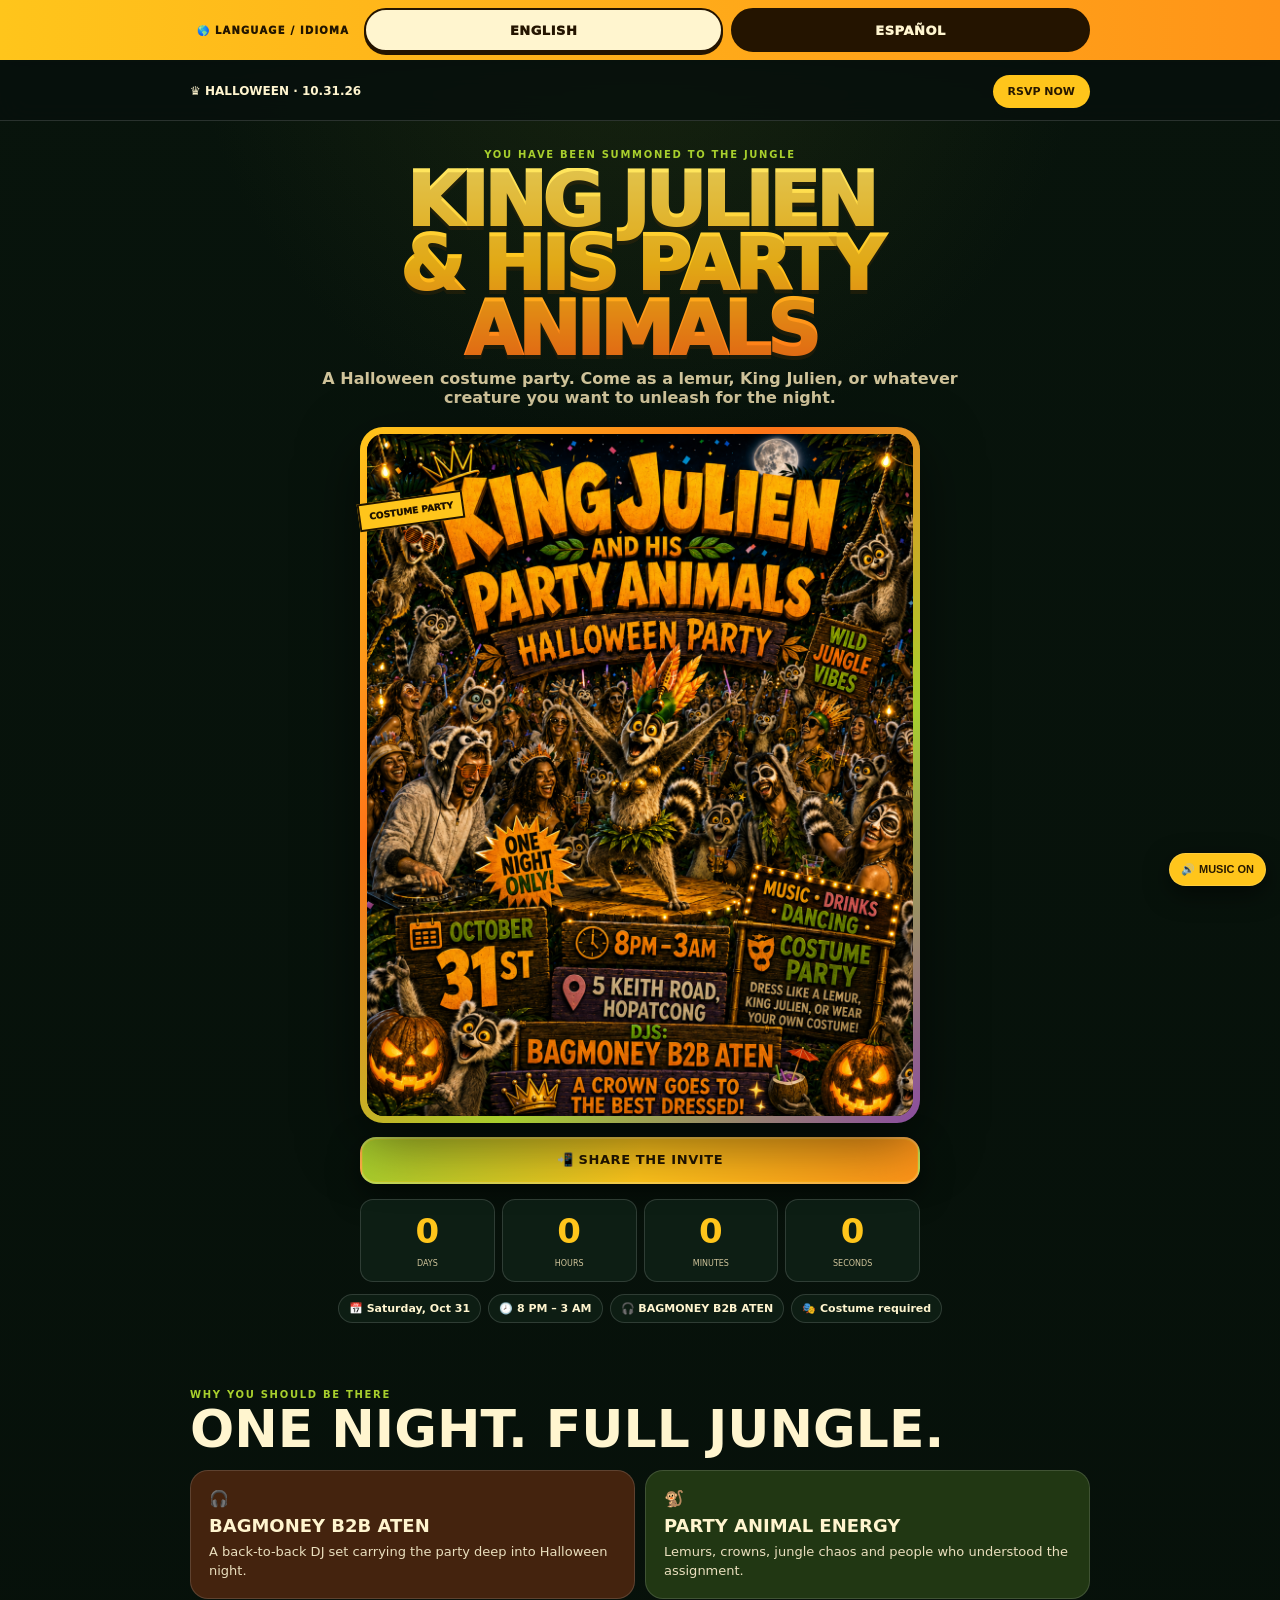
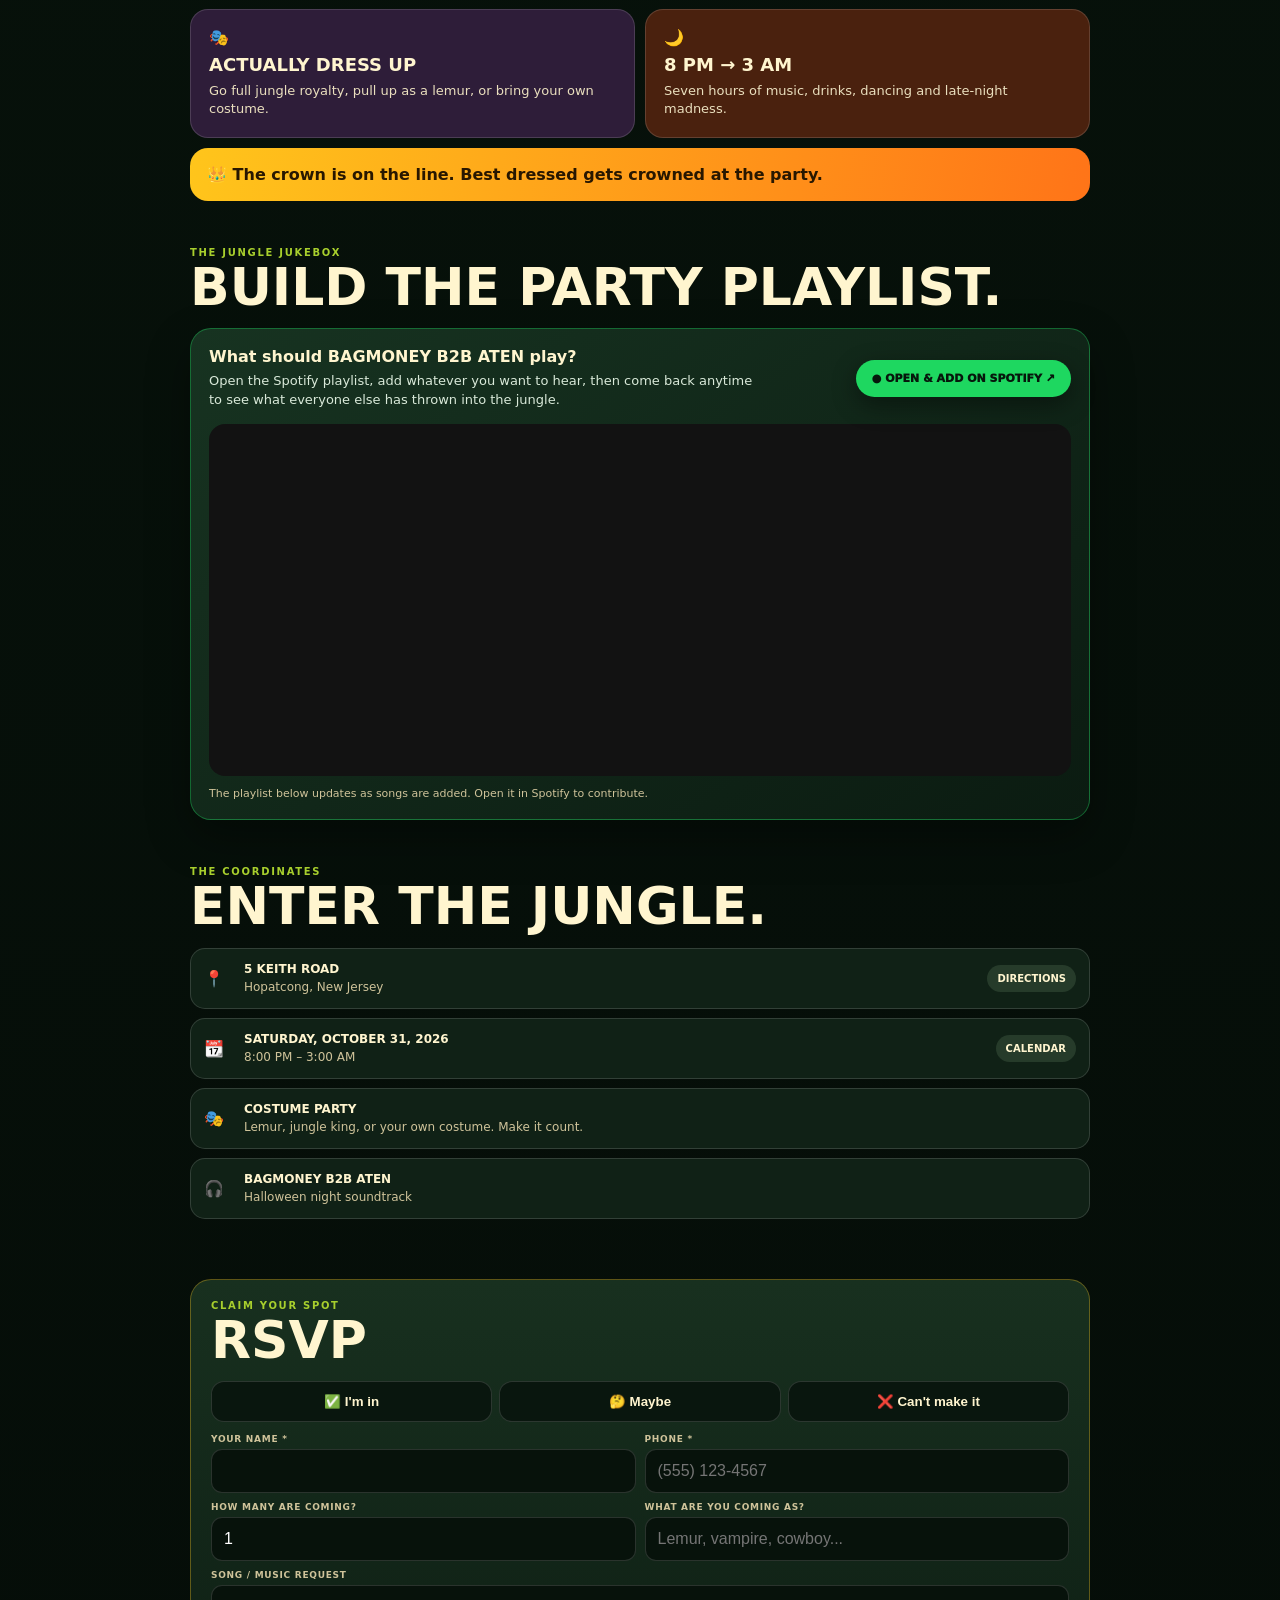
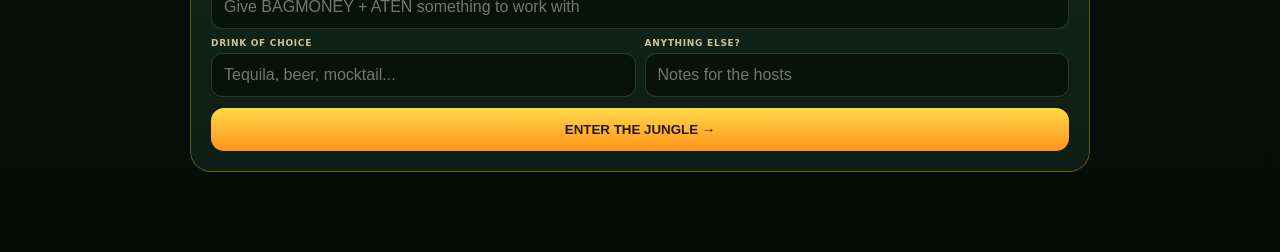
<file: 2026/index.html>
<!doctype html><html lang="en"><head><meta charset="utf-8"><meta name="viewport" content="width=device-width,initial-scale=1,viewport-fit=cover"><meta name="theme-color" content="#08140c"><title>King Julien & His Party Animals — Halloween 2026</title><style>
:root{--bg:#07110c;--panel:#102116;--cream:#fff5cf;--muted:#cfc39a;--gold:#ffc51b;--orange:#ff7418;--lime:#a8cf2d;--line:#ffffff24}*{box-sizing:border-box}html{scroll-behavior:smooth}body{margin:0;background:radial-gradient(circle at 50% 0,#37441655,transparent 28rem),linear-gradient(#08140c,#050d08);color:var(--cream);font-family:Inter,system-ui,-apple-system,Segoe UI,sans-serif}.shell{width:min(900px,calc(100% - 24px));margin:auto}a{color:inherit;text-decoration:none}.top{position:sticky;top:0;z-index:20;background:#07110ddd;backdrop-filter:blur(14px);border-bottom:1px solid var(--line)}.top>div{height:58px;display:flex;align-items:center;justify-content:space-between}.brand,.btn,.submit{text-transform:uppercase;font-weight:900}.brand{font-size:12px}.btn{background:var(--gold);color:#271800;border-radius:999px;padding:10px 15px;font-size:11px}.hero{padding:28px 0 8px;text-align:center}.eyebrow,.kick{font-size:10px;letter-spacing:.17em;text-transform:uppercase;color:var(--lime);font-weight:900}.hero h1{margin:8px auto 8px;max-width:780px;font-size:clamp(39px,8vw,74px);line-height:.87;letter-spacing:-.05em;text-transform:uppercase;font-weight:1000;background:linear-gradient(#ffe65f,#ffc51b,#ff7418);-webkit-background-clip:text;color:transparent;text-shadow:0 4px #6b350033}.sub{max-width:650px;margin:0 auto 20px;color:var(--muted);font-weight:650}.flyerwrap{position:relative;width:min(560px,100%);margin:auto}.frame{padding:7px;background:linear-gradient(135deg,var(--gold),var(--orange),var(--lime),#8b4ca0);border-radius:23px;box-shadow:0 20px 60px #0008}.flyerbtn{display:block;width:100%;border:0;padding:0;background:#000;border-radius:17px;overflow:hidden;cursor:zoom-in}.flyer-img{display:block;width:100%;height:auto;max-width:100%;object-fit:contain;background:#000}.stamp{position:absolute;z-index:2;padding:7px 9px;background:var(--gold);color:#211400;border:2px solid #211400;font-size:9px;font-weight:1000;text-transform:uppercase}.s1{left:-2px;top:10%;transform:rotate(-8deg)}.s2{right:-2px;bottom:12%;transform:rotate(6deg);background:var(--lime)}.count{display:grid;grid-template-columns:repeat(4,1fr);gap:7px;width:min(560px,100%);margin:15px auto 0}.time{padding:11px 4px;background:#102116dd;border:1px solid var(--line);border-radius:13px}.time b{display:block;font-size:clamp(23px,5vw,34px);color:var(--gold)}.time small{font-size:8px;text-transform:uppercase;color:var(--muted)}.pills{display:flex;justify-content:center;gap:7px;flex-wrap:wrap;margin:12px auto}.pill{border:1px solid var(--line);background:#102116cc;padding:7px 10px;border-radius:999px;font-size:11px;font-weight:800}.section{padding:46px 0 0}.section h2{margin:5px 0 16px;font-size:clamp(30px,6vw,52px);line-height:.95;text-transform:uppercase}.cards{display:grid;grid-template-columns:repeat(2,1fr);gap:10px}.card{padding:18px;border:1px solid var(--line);border-radius:18px;background:#15261a}.card:nth-child(1){background:#44230e}.card:nth-child(2){background:#213713}.card:nth-child(3){background:#2e1d39}.card:nth-child(4){background:#4a210e}.card b{display:block;margin:7px 0;text-transform:uppercase;font-size:18px}.card p{margin:0;color:#eadfbe;font-size:13px;line-height:1.42}.crown{margin-top:10px;padding:17px;border-radius:18px;background:linear-gradient(100deg,var(--gold),var(--orange));color:#281700;font-weight:850}.info{display:grid;gap:9px}.row{display:grid;grid-template-columns:30px 1fr auto;gap:10px;align-items:center;padding:13px;border:1px solid var(--line);border-radius:15px;background:var(--panel)}.row b{display:block;text-transform:uppercase;font-size:12px}.row span{font-size:12px;color:var(--muted)}.mini{background:#263b2a;padding:8px 10px;border-radius:999px;font-size:10px;font-weight:900;text-transform:uppercase}.rsvp{margin:14px 0 80px;padding:20px;border:1px solid #ffc51b55;border-radius:21px;background:linear-gradient(#18301f,#0d1d13)}.choices{display:grid;grid-template-columns:repeat(3,1fr);gap:7px;margin:12px 0}.choice{border:1px solid var(--line);border-radius:13px;padding:12px;background:#09160e;color:var(--cream);font-weight:850;cursor:pointer;touch-action:manipulation}.choice[aria-pressed=true]{background:var(--gold);color:#251500}.fields{display:grid;grid-template-columns:1fr 1fr;gap:9px}.field{display:grid;gap:5px}.full{grid-column:1/-1}label{font-size:9px;letter-spacing:.08em;text-transform:uppercase;color:var(--muted);font-weight:900}input{width:100%;border:1px solid var(--line);border-radius:11px;background:#07120b;color:#fff;padding:12px;font-size:16px}.submit{width:100%;margin-top:11px;border:0;border-radius:13px;padding:14px;background:linear-gradient(#ffd94c,#ff9418);color:#271800;cursor:pointer;touch-action:manipulation}.submit:disabled{opacity:.7;cursor:wait}.msg{display:none;margin-top:10px;padding:11px;border-radius:11px;background:#a8cf2d22}.err{background:#ff741822}.modal{display:none;position:fixed;inset:0;z-index:50;background:#000e;padding:15px;place-items:center}.modal.open{display:grid}.modal img{max-width:min(100%,800px);max-height:calc(100vh - 30px);object-fit:contain}.close{position:absolute;right:16px;top:16px;z-index:70;width:46px;height:46px;border:0;border-radius:50%;font-size:24px;font-weight:900;cursor:pointer;pointer-events:auto;touch-action:manipulation}.sticky{display:none;position:fixed;z-index:18;left:12px;right:12px;bottom:12px;padding:13px;border-radius:14px;background:var(--gold);color:#241400;text-align:center;font-weight:1000;text-transform:uppercase}.music-toggle{position:fixed;z-index:19;right:14px;bottom:14px;border:1px solid var(--line);background:#102116e8;color:var(--cream);border-radius:999px;padding:9px 11px;font-size:11px;font-weight:900;cursor:pointer;box-shadow:0 8px 24px #0008}.music-toggle.playing{background:var(--gold);color:#271800}.music-toggle .label{margin-left:4px}.playlist-box{padding:18px;border:1px solid #1ed76066;border-radius:21px;background:linear-gradient(145deg,#173321,#0b1b11);box-shadow:0 18px 45px #0005}.playlist-head{display:flex;gap:14px;align-items:center;justify-content:space-between;flex-wrap:wrap;margin-bottom:14px}.playlist-copy{max-width:560px}.playlist-copy p{margin:6px 0 0;color:#d9e9d9;font-size:13px;line-height:1.45}.spotify-btn{display:inline-flex;align-items:center;justify-content:center;gap:8px;background:#1ed760;color:#06170c;border-radius:999px;padding:12px 16px;font-size:11px;font-weight:1000;text-transform:uppercase;box-shadow:0 8px 24px #0006}.spotify-btn:hover{transform:translateY(-1px)}.playlist-embed{overflow:hidden;border-radius:16px;background:#121212}.playlist-embed iframe{display:block;width:100%;height:352px;border:0}.playlist-note{margin-top:10px;color:var(--muted);font-size:11px;line-height:1.4}@media(max-width:600px){.playlist-head{align-items:stretch}.spotify-btn{width:100%}.playlist-embed iframe{height:420px}}@media(max-width:600px){.music-toggle{bottom:68px;right:12px}}@media(max-width:600px){.fields{grid-template-columns:1fr}.full{grid-column:auto}.cards{grid-template-columns:1fr 1fr}.row{grid-template-columns:28px 1fr}.mini{grid-column:2;justify-self:start}.sticky{display:block}}@media(max-width:420px){.cards,.choices{grid-template-columns:1fr}.hero h1{font-size:13vw}}
</style><link rel="stylesheet" href="./i18n.css?v=1"><link rel="stylesheet" href="./confirm.css?v=1"><link rel="stylesheet" href="./hero-share.css?v=1"></head><body><audio id="bgMusic" src="./Ritmo%20Dengue%20Da%20Bunda%20Batendo%20%5BSped%20Up%5D.mp3?v=1" autoplay loop preload="auto" playsinline></audio><button class="music-toggle" id="musicToggle" type="button" aria-label="Toggle background music">🔊<span class="label">MUSIC</span></button><div class="sticky-stack"><div class="langbar" role="navigation" aria-label="Language selector"><div class="langbar-inner"><div class="lang-title">🌎 LANGUAGE / IDIOMA</div><button class="lang-btn" id="langEn" type="button" aria-pressed="true">ENGLISH</button><button class="lang-btn" id="langEs" type="button" aria-pressed="false">ESPAÑOL</button></div></div><header class="top"><div class="shell"><a class="brand" href="#top">♛ Halloween · 10.31.26</a><a class="btn" href="#rsvp">RSVP now</a></div></header></div><main id="top"><section class="hero shell"><div class="eyebrow">You have been summoned to the jungle</div><h1>King Julien<br>& His Party Animals</h1><p class="sub">A Halloween costume party. Come as a lemur, King Julien, or whatever creature you want to unleash for the night.</p><div class="flyerwrap"><span class="stamp s1">Costume party</span><div class="frame"><button class="flyerbtn" id="openFlyer"><img class="flyer-img" src="./2182a21e-299c-4ed2-b8d8-8b8785e38207.png?v=6" alt="King Julien and His Party Animals Halloween party flyer" loading="eager" decoding="async" fetchpriority="high"></button></div></div><div class="hero-share-wrap"><button class="hero-share-btn" id="heroShare" type="button">📲 SHARE THE INVITE</button></div><div class="count"><div class="time"><b id="days">--</b><small>Days</small></div><div class="time"><b id="hours">--</b><small>Hours</small></div><div class="time"><b id="mins">--</b><small>Minutes</small></div><div class="time"><b id="secs">--</b><small>Seconds</small></div></div><div class="pills"><span class="pill">📅 Saturday, Oct 31</span><span class="pill">🕗 8 PM – 3 AM</span><span class="pill">🎧 BAGMONEY B2B ATEN</span><span class="pill">🎭 Costume required</span></div></section><section class="section shell"><div class="kick">Why you should be there</div><h2>One night. Full jungle.</h2><div class="cards"><div class="card">🎧<b>BAGMONEY B2B ATEN</b><p>A back-to-back DJ set carrying the party deep into Halloween night.</p></div><div class="card">🐒<b>Party animal energy</b><p>Lemurs, crowns, jungle chaos and people who understood the assignment.</p></div><div class="card">🎭<b>Actually dress up</b><p>Go full jungle royalty, pull up as a lemur, or bring your own costume.</p></div><div class="card">🌙<b>8 PM → 3 AM</b><p>Seven hours of music, drinks, dancing and late-night madness.</p></div></div><div class="crown">👑 <strong>The crown is on the line.</strong> Best dressed gets crowned at the party.</div></section><section class="section shell" id="playlist"><div class="kick">The jungle jukebox</div><h2>Build the party playlist.</h2><div class="playlist-box"><div class="playlist-head"><div class="playlist-copy"><strong>What should BAGMONEY B2B ATEN play?</strong><p>Open the Spotify playlist, add whatever you want to hear, then come back anytime to see what everyone else has thrown into the jungle.</p></div><a class="spotify-btn" target="_blank" rel="noopener" href="https://open.spotify.com/playlist/34toxUv09WTfb8yAPMzCrL?si=b4e4798f2b1e4cc1">● Open &amp; add on Spotify ↗</a></div><div class="playlist-embed"><iframe title="King Julien Halloween Spotify playlist" src="https://open.spotify.com/embed/playlist/34toxUv09WTfb8yAPMzCrL?utm_source=generator&amp;theme=0" allow="autoplay; clipboard-write; encrypted-media; fullscreen; picture-in-picture" loading="lazy"></iframe></div><div class="playlist-note">The playlist below updates as songs are added. Open it in Spotify to contribute.</div></div></section><section class="section shell"><div class="kick">The coordinates</div><h2>Enter the jungle.</h2><div class="info"><div class="row"><div>📍</div><div><b>5 Keith Road</b><span>Hopatcong, New Jersey</span></div><a class="mini" target="_blank" href="https://www.google.com/maps?q=5+Keith+Road,+Hopatcong,+NJ">Directions</a></div><div class="row"><div>📆</div><div><b>Saturday, October 31, 2026</b><span>8:00 PM – 3:00 AM</span></div><a class="mini" id="gcal" target="_blank">Calendar</a></div><div class="row"><div>🎭</div><div><b>Costume party</b><span>Lemur, jungle king, or your own costume. Make it count.</span></div></div><div class="row"><div>🎧</div><div><b>BAGMONEY B2B ATEN</b><span>Halloween night soundtrack</span></div></div></div></section><section class="section shell" id="rsvp"><div class="rsvp"><div class="kick">Claim your spot</div><h2>RSVP</h2><div class="choices"><button class="choice" type="button" data-v="Yes">✅ I'm in</button><button class="choice" type="button" data-v="Maybe">🤔 Maybe</button><button class="choice" type="button" data-v="No">❌ Can't make it</button></div><form id="form"><input type="hidden" name="rsvp" id="rv"><input type="hidden" name="notes" id="compiled"><div class="fields"><div class="field"><label>Your name *</label><input name="name" id="name" required minlength="2" maxlength="120" autocomplete="name" autocapitalize="words"></div><div class="field"><label>Phone *</label><input name="phone" id="phone" required type="tel" inputmode="tel" autocomplete="tel" maxlength="30" placeholder="(555) 123-4567"></div><div class="field"><label>How many are coming?</label><input name="guests" id="guests" type="number" inputmode="numeric" min="1" max="20" step="1" value="1"></div><div class="field"><label>What are you coming as?</label><input id="costume" placeholder="Lemur, vampire, cowboy..."></div><div class="field full"><label>Song / music request</label><input name="music" id="music" placeholder="Give BAGMONEY + ATEN something to work with"></div><div class="field"><label>Drink of choice</label><input id="drink" placeholder="Tequila, beer, mocktail..."></div><div class="field"><label>Anything else?</label><input id="extra" placeholder="Notes for the hosts"></div></div><button class="submit" id="submit" type="submit">Enter the jungle →</button><div class="msg" id="ok" role="status" aria-live="polite">You're officially a Party Animal. 🐒👑 See you in the jungle.</div><div class="msg err" id="err" role="alert" aria-live="assertive">Something went wrong. Try again.</div></form></div></section></main><a class="sticky" href="#rsvp">RSVP · Enter the jungle</a><div class="modal" id="modal"><button class="close" id="closeModal" type="button" aria-label="Close flyer">×</button><img class="flyer-img" src="./2182a21e-299c-4ed2-b8d8-8b8785e38207.png?v=6" alt="Halloween party flyer full size" decoding="async"></div><div class="confirm-overlay" id="rsvpConfirm" role="dialog" aria-modal="true" aria-labelledby="confirmTitle" aria-describedby="confirmText"><div class="confirm-card"><button class="confirm-x" id="confirmX" type="button" aria-label="Close">×</button><div class="confirm-emoji" id="confirmEmoji">🐒🎉</div><h3 id="confirmTitle">You're in!</h3><p id="confirmText">Can't wait to party with you. Bring friends — share the invite.</p><div class="confirm-actions"><button class="confirm-share" id="confirmShare" type="button">📲 Share the invite</button><button class="confirm-copy" id="confirmCopy" type="button">🔗 Copy link</button><button class="confirm-copy confirm-done" id="confirmDone" type="button">Done</button></div></div></div><script>
const bgMusic=document.getElementById('bgMusic'),musicToggle=document.getElementById('musicToggle');
bgMusic.volume=.85;
let musicWanted=true;
function syncMusicUI(){const on=!bgMusic.paused&&!bgMusic.muted;musicToggle.classList.toggle('playing',on);musicToggle.innerHTML=on?'🔊<span class="label">MUSIC ON</span>':'🔈<span class="label">TAP FOR MUSIC</span>';}
async function tryMusic(){if(!musicWanted)return;try{bgMusic.muted=false;await bgMusic.play();syncMusicUI()}catch(e){syncMusicUI()}}
tryMusic();window.addEventListener('load',tryMusic);window.addEventListener('pageshow',tryMusic);document.addEventListener('visibilitychange',()=>{if(!document.hidden)tryMusic()});
function unlockMusic(){tryMusic()}
['pointerdown','touchstart','keydown','click'].forEach(evt=>document.addEventListener(evt,unlockMusic,{capture:true,once:true,passive:true}));
document.addEventListener('scroll',unlockMusic,{once:true,passive:true});
bgMusic.addEventListener('play',syncMusicUI);bgMusic.addEventListener('pause',syncMusicUI);bgMusic.addEventListener('volumechange',syncMusicUI);
musicToggle.addEventListener('click',e=>{e.stopPropagation();if(bgMusic.paused){musicWanted=true;tryMusic()}else{musicWanted=false;bgMusic.pause();syncMusicUI()}});
syncMusicUI();
const formEl=document.getElementById('form'),rvEl=document.getElementById('rv'),nameEl=document.getElementById('name'),phoneEl=document.getElementById('phone'),guestsEl=document.getElementById('guests'),costumeEl=document.getElementById('costume'),drinkEl=document.getElementById('drink'),musicEl=document.getElementById('music'),extraEl=document.getElementById('extra'),submitEl=document.getElementById('submit'),okEl=document.getElementById('ok'),errEl=document.getElementById('err'),daysEl=document.getElementById('days'),hoursEl=document.getElementById('hours'),minsEl=document.getElementById('mins'),secsEl=document.getElementById('secs'),gcalEl=document.getElementById('gcal');
const START=new Date('2026-10-31T20:00:00-04:00');function tick(){let d=Math.max(0,START-new Date());daysEl.textContent=Math.floor(d/864e5);hoursEl.textContent=Math.floor(d%864e5/36e5);minsEl.textContent=Math.floor(d%36e5/6e4);secsEl.textContent=Math.floor(d%6e4/1e3)}tick();setInterval(tick,1000);gcalEl.href='https://calendar.google.com/calendar/render?action=TEMPLATE&text='+encodeURIComponent('King Julien & His Party Animals — Halloween Party')+'&dates=20261031T200000/20261101T030000&ctz=America%2FNew_York&location='+encodeURIComponent('5 Keith Road, Hopatcong, NJ');const openFlyerBtn=document.getElementById('openFlyer'),modalEl=document.getElementById('modal'),closeModalBtn=document.getElementById('closeModal');function openFlyerModal(){modalEl.classList.add('open');document.body.style.overflow='hidden'}function closeFlyerModal(){modalEl.classList.remove('open');document.body.style.overflow=''}openFlyerBtn.addEventListener('click',openFlyerModal);closeModalBtn.addEventListener('click',e=>{e.preventDefault();e.stopPropagation();closeFlyerModal()});modalEl.addEventListener('click',e=>{if(e.target===modalEl)closeFlyerModal()});document.addEventListener('keydown',e=>{if(e.key==='Escape'&&modalEl.classList.contains('open'))closeFlyerModal()});document.querySelectorAll('.choice').forEach(b=>b.onclick=()=>{document.querySelectorAll('.choice').forEach(x=>x.setAttribute('aria-pressed','false'));b.setAttribute('aria-pressed','true');rvEl.value=b.dataset.v});
const ENDPOINT='https://aten-studios-v2.vercel.app/api/rsvp';
function showFormError(message){errEl.textContent=message;errEl.style.display='block';errEl.scrollIntoView({behavior:'smooth',block:'nearest'});}
function validPhone(value){const digits=String(value||'').replace(/\D/g,'');return digits.length>=7&&digits.length<=15;}
formEl.addEventListener('submit',async e=>{
  e.preventDefault();okEl.style.display='none';errEl.style.display='none';
  const guestName=nameEl.value.trim(),phone=phoneEl.value.trim();
  if(guestName.length<2){showFormError('Enter your name.');nameEl.focus();return}
  if(!validPhone(phone)){showFormError('Enter a valid phone number.');phoneEl.focus();return}
  if(!rvEl.value)rvEl.value='Maybe';
  const guestCount=Math.min(20,Math.max(1,parseInt(guestsEl.value,10)||1));guestsEl.value=guestCount;
  submitEl.disabled=true;submitEl.setAttribute('aria-busy','true');submitEl.textContent='Submitting…';
  const payload={rsvp:rvEl.value,name:guestName,phone,guests:String(guestCount),costume:costumeEl.value.trim(),drink:drinkEl.value.trim(),music:musicEl.value.trim(),notes:extraEl.value.trim(),event:'King Julien Halloween 2026'};
  const controller=typeof AbortController!=='undefined'?new AbortController():null;
  const timer=controller?setTimeout(()=>controller.abort(),15000):null;
  try{
    const r=await fetch(ENDPOINT,{method:'POST',body:new URLSearchParams(payload),mode:'cors',credentials:'omit',signal:controller?.signal});
    const j=await r.json().catch(()=>({}));
    if(!r.ok||!j.ok)throw Error(j.error||`HTTP ${r.status}`);
    const submittedStatus=rvEl.value||'Maybe';formEl.reset();rvEl.value='';document.querySelectorAll('.choice').forEach(x=>x.setAttribute('aria-pressed','false'));
    okEl.style.display='none';submitEl.textContent='RSVP’d! 🎉';window.showRsvpConfirmation?.(submittedStatus);
  }catch(x){
    console.error('RSVP submit failed',x);
    showFormError(x?.name==='AbortError'?'The RSVP request timed out. Check your connection and try again.':(x?.message&&x.message!=='Failed to fetch'?x.message:'Could not save your RSVP. Check your connection and try again.'));
    submitEl.textContent='Try again';
  }finally{
    if(timer)clearTimeout(timer);submitEl.removeAttribute('aria-busy');
    setTimeout(()=>{submitEl.disabled=false;if(submitEl.textContent!=='Try again')submitEl.textContent='Enter the jungle →'},1800);
  }
});
</script><script src="./i18n.js?v=1"></script><script src="./confirm.js?v=1"></script><script src="./hero-share.js?v=1"></script></body></html>
</file>
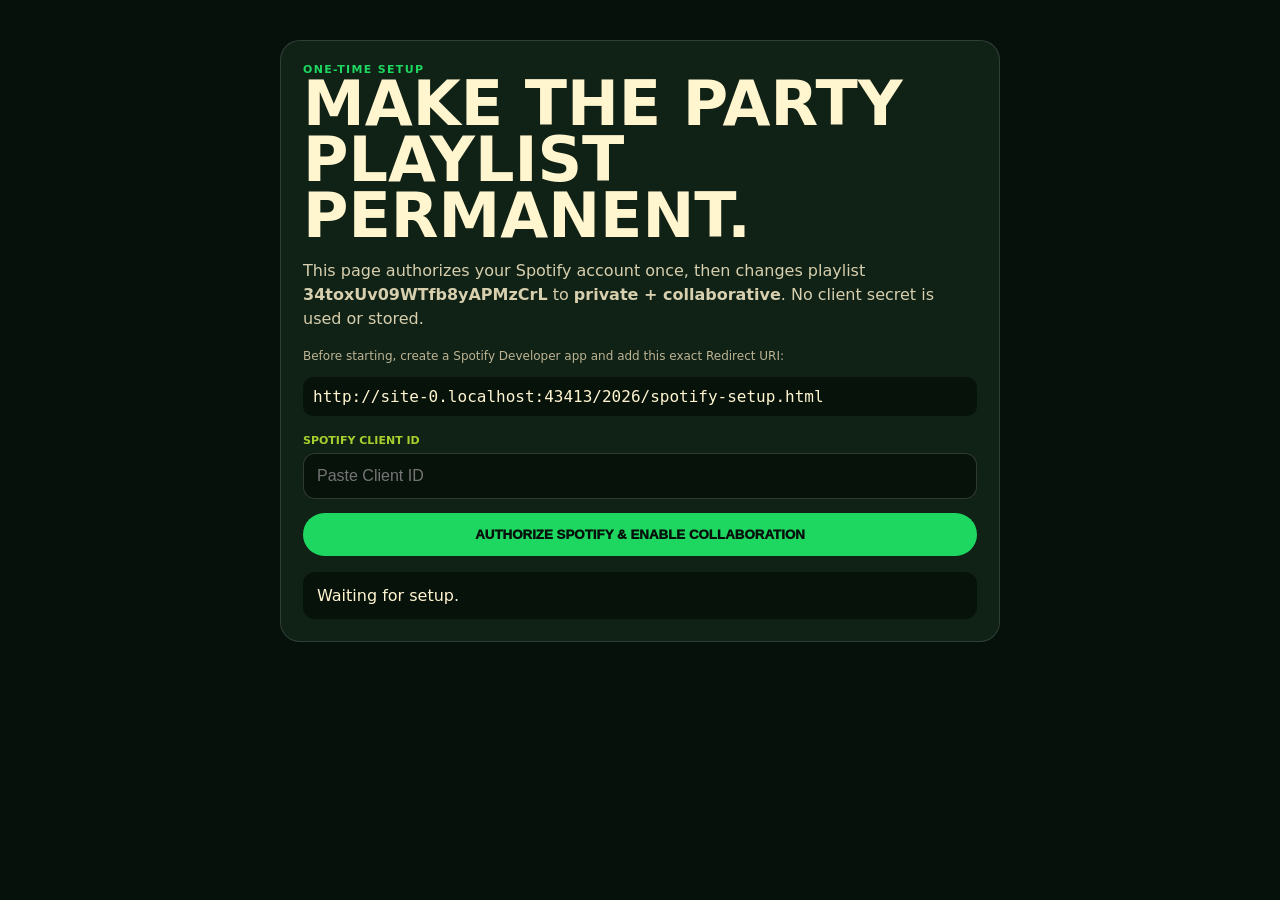
<file: 2026/spotify-setup.html>
<!doctype html><html lang="en"><head><meta charset="utf-8"><meta name="viewport" content="width=device-width,initial-scale=1"><meta name="theme-color" content="#08140c"><title>Spotify Playlist Setup</title><style>body{margin:0;background:#07110c;color:#fff5cf;font-family:Inter,system-ui,sans-serif}.wrap{width:min(720px,calc(100% - 28px));margin:40px auto}.box{background:#102116;border:1px solid #ffffff22;border-radius:20px;padding:22px}h1{font-size:clamp(34px,8vw,62px);line-height:.9;margin:0 0 14px;text-transform:uppercase}p{color:#d7cfad;line-height:1.5}label{display:block;margin:18px 0 6px;font-size:11px;text-transform:uppercase;font-weight:900;color:#a8cf2d}input{width:100%;box-sizing:border-box;background:#07120b;color:#fff;border:1px solid #ffffff2a;border-radius:12px;padding:13px;font-size:16px}button{width:100%;margin-top:14px;border:0;border-radius:999px;background:#1ed760;color:#07110c;padding:14px 18px;font-weight:1000;text-transform:uppercase;cursor:pointer}.status{margin-top:16px;padding:14px;border-radius:12px;background:#07120b;white-space:pre-wrap}.ok{background:#163c22}.err{background:#4a1d12}.small{font-size:12px;color:#bdb494}.code{font-family:ui-monospace,SFMono-Regular,Menlo,monospace;background:#07120b;border-radius:10px;padding:10px;word-break:break-all}</style></head><body><main class="wrap"><div class="box"><div style="color:#1ed760;font-weight:900;letter-spacing:.12em;text-transform:uppercase;font-size:11px">One-time setup</div><h1>Make the party playlist permanent.</h1><p>This page authorizes your Spotify account once, then changes playlist <strong>34toxUv09WTfb8yAPMzCrL</strong> to <strong>private + collaborative</strong>. No client secret is used or stored.</p><p class="small">Before starting, create a Spotify Developer app and add this exact Redirect URI:</p><div class="code" id="redirect"></div><label>Spotify Client ID</label><input id="clientId" autocomplete="off" placeholder="Paste Client ID"><button id="start">Authorize Spotify & Enable Collaboration</button><div class="status" id="status">Waiting for setup.</div></div></main><script>
const PLAYLIST_ID='34toxUv09WTfb8yAPMzCrL';
const REDIRECT_URI=location.origin+location.pathname;
const SCOPES='playlist-modify-public playlist-modify-private';
const statusEl=document.getElementById('status'),clientIdEl=document.getElementById('clientId');
document.getElementById('redirect').textContent=REDIRECT_URI;
clientIdEl.value=localStorage.getItem('spotify_client_id')||'';
function status(msg,type=''){statusEl.className='status '+type;statusEl.textContent=msg}
function rand(len=64){const a=new Uint8Array(len);crypto.getRandomValues(a);return Array.from(a,b=>('0'+b.toString(16)).slice(-2)).join('')}
function b64url(buf){return btoa(String.fromCharCode(...new Uint8Array(buf))).replace(/\+/g,'-').replace(/\//g,'_').replace(/=+$/,'')}
async function challenge(verifier){return b64url(await crypto.subtle.digest('SHA-256',new TextEncoder().encode(verifier)))}
document.getElementById('start').onclick=async()=>{const clientId=clientIdEl.value.trim();if(!clientId){status('Paste your Spotify Client ID first.','err');return}localStorage.setItem('spotify_client_id',clientId);const verifier=rand(48);sessionStorage.setItem('spotify_pkce_verifier',verifier);const state=rand(16);sessionStorage.setItem('spotify_oauth_state',state);const c=await challenge(verifier);const q=new URLSearchParams({client_id:clientId,response_type:'code',redirect_uri:REDIRECT_URI,scope:SCOPES,code_challenge_method:'S256',code_challenge:c,state});location.href='https://accounts.spotify.com/authorize?'+q.toString()};
async function finish(){const q=new URLSearchParams(location.search),code=q.get('code'),err=q.get('error');if(err){status('Spotify authorization failed: '+err,'err');history.replaceState({},'',REDIRECT_URI);return}if(!code)return;const state=q.get('state'),expected=sessionStorage.getItem('spotify_oauth_state');if(!state||state!==expected){status('OAuth state mismatch. Start again.','err');return}const clientId=localStorage.getItem('spotify_client_id'),verifier=sessionStorage.getItem('spotify_pkce_verifier');if(!clientId||!verifier){status('Missing setup data. Start again.','err');return}status('Authorized. Updating playlist…');try{const tokenRes=await fetch('https://accounts.spotify.com/api/token',{method:'POST',headers:{'Content-Type':'application/x-www-form-urlencoded'},body:new URLSearchParams({client_id:clientId,grant_type:'authorization_code',code,redirect_uri:REDIRECT_URI,code_verifier:verifier})});const tokenJson=await tokenRes.json();if(!tokenRes.ok)throw new Error(tokenJson.error_description||tokenJson.error||'Token exchange failed');const access=tokenJson.access_token;const updateRes=await fetch('https://api.spotify.com/v1/playlists/'+PLAYLIST_ID,{method:'PUT',headers:{Authorization:'Bearer '+access,'Content-Type':'application/json'},body:JSON.stringify({public:false,collaborative:true})});if(!updateRes.ok){const t=await updateRes.text();throw new Error('Spotify update failed ('+updateRes.status+'): '+t)}const verifyRes=await fetch('https://api.spotify.com/v1/playlists/'+PLAYLIST_ID,{headers:{Authorization:'Bearer '+access}});const pl=await verifyRes.json();history.replaceState({},'',REDIRECT_URI);sessionStorage.removeItem('spotify_pkce_verifier');sessionStorage.removeItem('spotify_oauth_state');status('DONE ✅\n\nPlaylist: '+(pl.name||PLAYLIST_ID)+'\nCollaborative: '+pl.collaborative+'\nPublic: '+pl.public+'\n\nIf Collaborative says true and Public says false, the permanent normal Spotify playlist link can be used for guests.','ok')}catch(e){history.replaceState({},'',REDIRECT_URI);status(e.message,'err')}}
finish();
</script></body></html>
</file>
<file: 2026/i18n.css>
.langbar{background:linear-gradient(90deg,#ffc51b,#ff9418);color:#221500;border-bottom:2px solid #07110c;padding:8px 12px;box-shadow:0 6px 22px #0008}.langbar-inner{width:min(900px,100%);margin:auto;display:grid;grid-template-columns:auto minmax(120px,1fr) minmax(120px,1fr);gap:8px;align-items:center}.lang-title{font-size:10px;line-height:1.1;font-weight:1000;letter-spacing:.12em;text-transform:uppercase;padding:0 7px}.lang-btn{min-height:44px;border:2px solid #241400;border-radius:999px;background:#241400;color:#fff5cf;font:inherit;font-size:13px;font-weight:1000;letter-spacing:.04em;text-transform:uppercase;cursor:pointer;touch-action:manipulation}.lang-btn[aria-pressed=true]{background:#fff5cf;color:#241400;box-shadow:inset 0 0 0 2px #fff5cf,0 3px 0 #241400}.sticky-stack{position:sticky;top:0;z-index:40}.sticky-stack .top{position:relative;top:auto;z-index:1}@media(max-width:520px){.langbar-inner{grid-template-columns:1fr 1fr}.lang-title{grid-column:1/-1;text-align:center;padding:0 0 2px;font-size:9px}.lang-btn{min-height:42px;font-size:12px}}
</file>
<file: 2026/confirm.css>
.confirm-overlay{display:none;position:fixed;inset:0;z-index:120;background:#000d;padding:18px;place-items:center;backdrop-filter:blur(8px)}.confirm-overlay.open{display:grid}.confirm-card{position:relative;width:min(520px,100%);background:linear-gradient(160deg,#18301f,#0b1a11);border:2px solid #ffc51b88;border-radius:26px;padding:30px 24px 24px;text-align:center;box-shadow:0 28px 90px #000c}.confirm-emoji{font-size:46px;line-height:1;margin-bottom:10px}.confirm-card h3{margin:0 36px 10px;font-size:clamp(30px,7vw,46px);line-height:.95;text-transform:uppercase;color:#fff5cf}.confirm-card p{margin:0 auto 22px;max-width:410px;color:#ddd2ad;font-size:16px;line-height:1.45}.confirm-actions{display:grid;grid-template-columns:1fr 1fr;gap:9px}.confirm-share,.confirm-copy{min-height:50px;border:0;border-radius:14px;font:inherit;font-weight:1000;text-transform:uppercase;cursor:pointer;touch-action:manipulation}.confirm-share{grid-column:1/-1;background:linear-gradient(#ffd94c,#ff9418);color:#271800}.confirm-copy{background:#213713;color:#fff5cf;border:1px solid #ffffff24}.confirm-done{background:#0a160e;color:#fff5cf;border:1px solid #ffffff24}.confirm-x{position:absolute;right:14px;top:14px;width:42px;height:42px;border:0;border-radius:50%;background:#fff5cf;color:#221500;font-size:24px;font-weight:1000;cursor:pointer;touch-action:manipulation}@media(max-width:440px){.confirm-card{padding:28px 18px 18px}.confirm-actions{grid-template-columns:1fr}.confirm-share{grid-column:auto}.confirm-card p{font-size:15px}}
</file>
<file: 2026/hero-share.css>
.hero-share-wrap{width:min(560px,100%);margin:14px auto 4px}.hero-share-btn{width:100%;border:2px solid #fff5cf44;border-radius:16px;padding:14px 18px;background:linear-gradient(100deg,#a8cf2d,#ffc51b,#ff9418);color:#231600;font:900 13px/1.1 Inter,system-ui,-apple-system,Segoe UI,sans-serif;letter-spacing:.045em;text-transform:uppercase;cursor:pointer;box-shadow:0 10px 30px #0008,0 0 0 1px #ffc51b44 inset;touch-action:manipulation;animation:shareGlow 2.2s ease-in-out infinite}.hero-share-btn:active{transform:translateY(1px) scale(.995)}.hero-share-btn:focus-visible{outline:3px solid #fff5cf;outline-offset:3px}@keyframes shareGlow{0%,100%{box-shadow:0 10px 30px #0008,0 0 0 1px #ffc51b44 inset}50%{box-shadow:0 12px 36px #ff941833,0 0 0 4px #ffc51b22}}@media(prefers-reduced-motion:reduce){.hero-share-btn{animation:none}}
</file>
